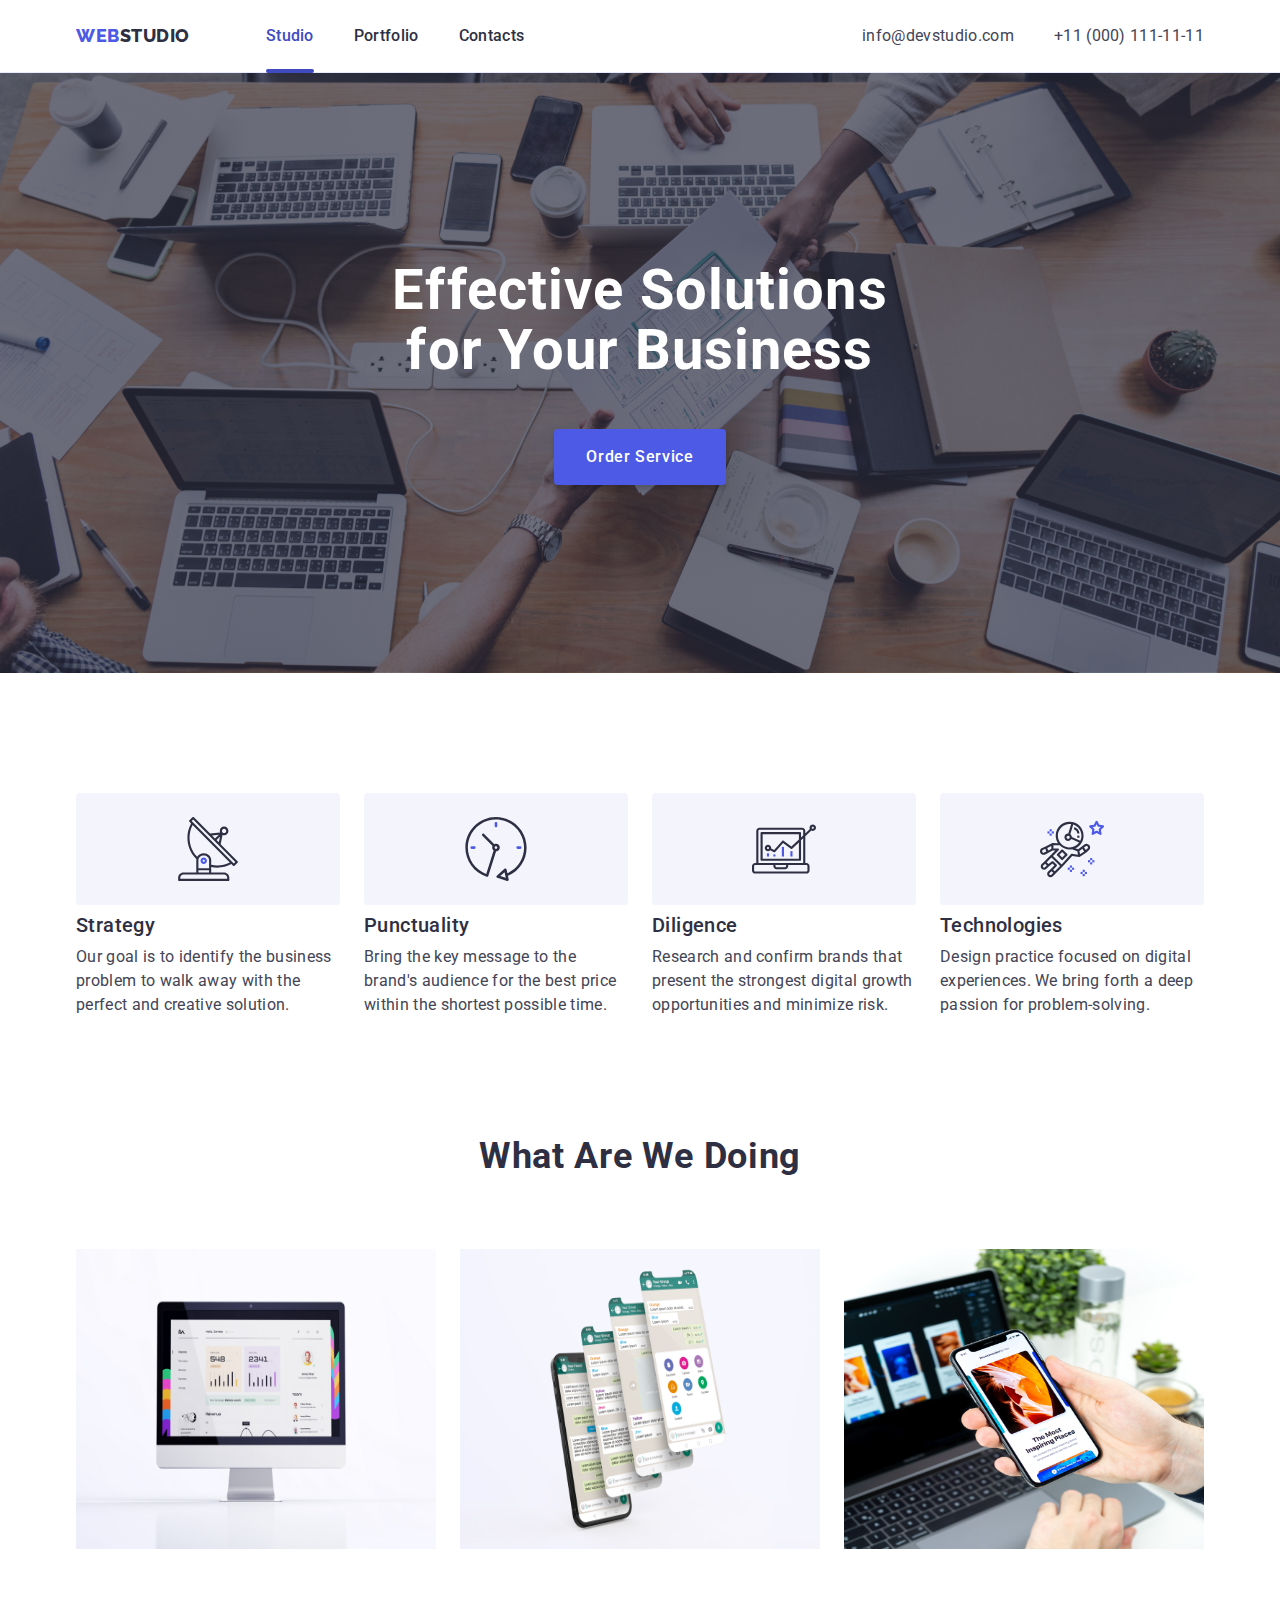
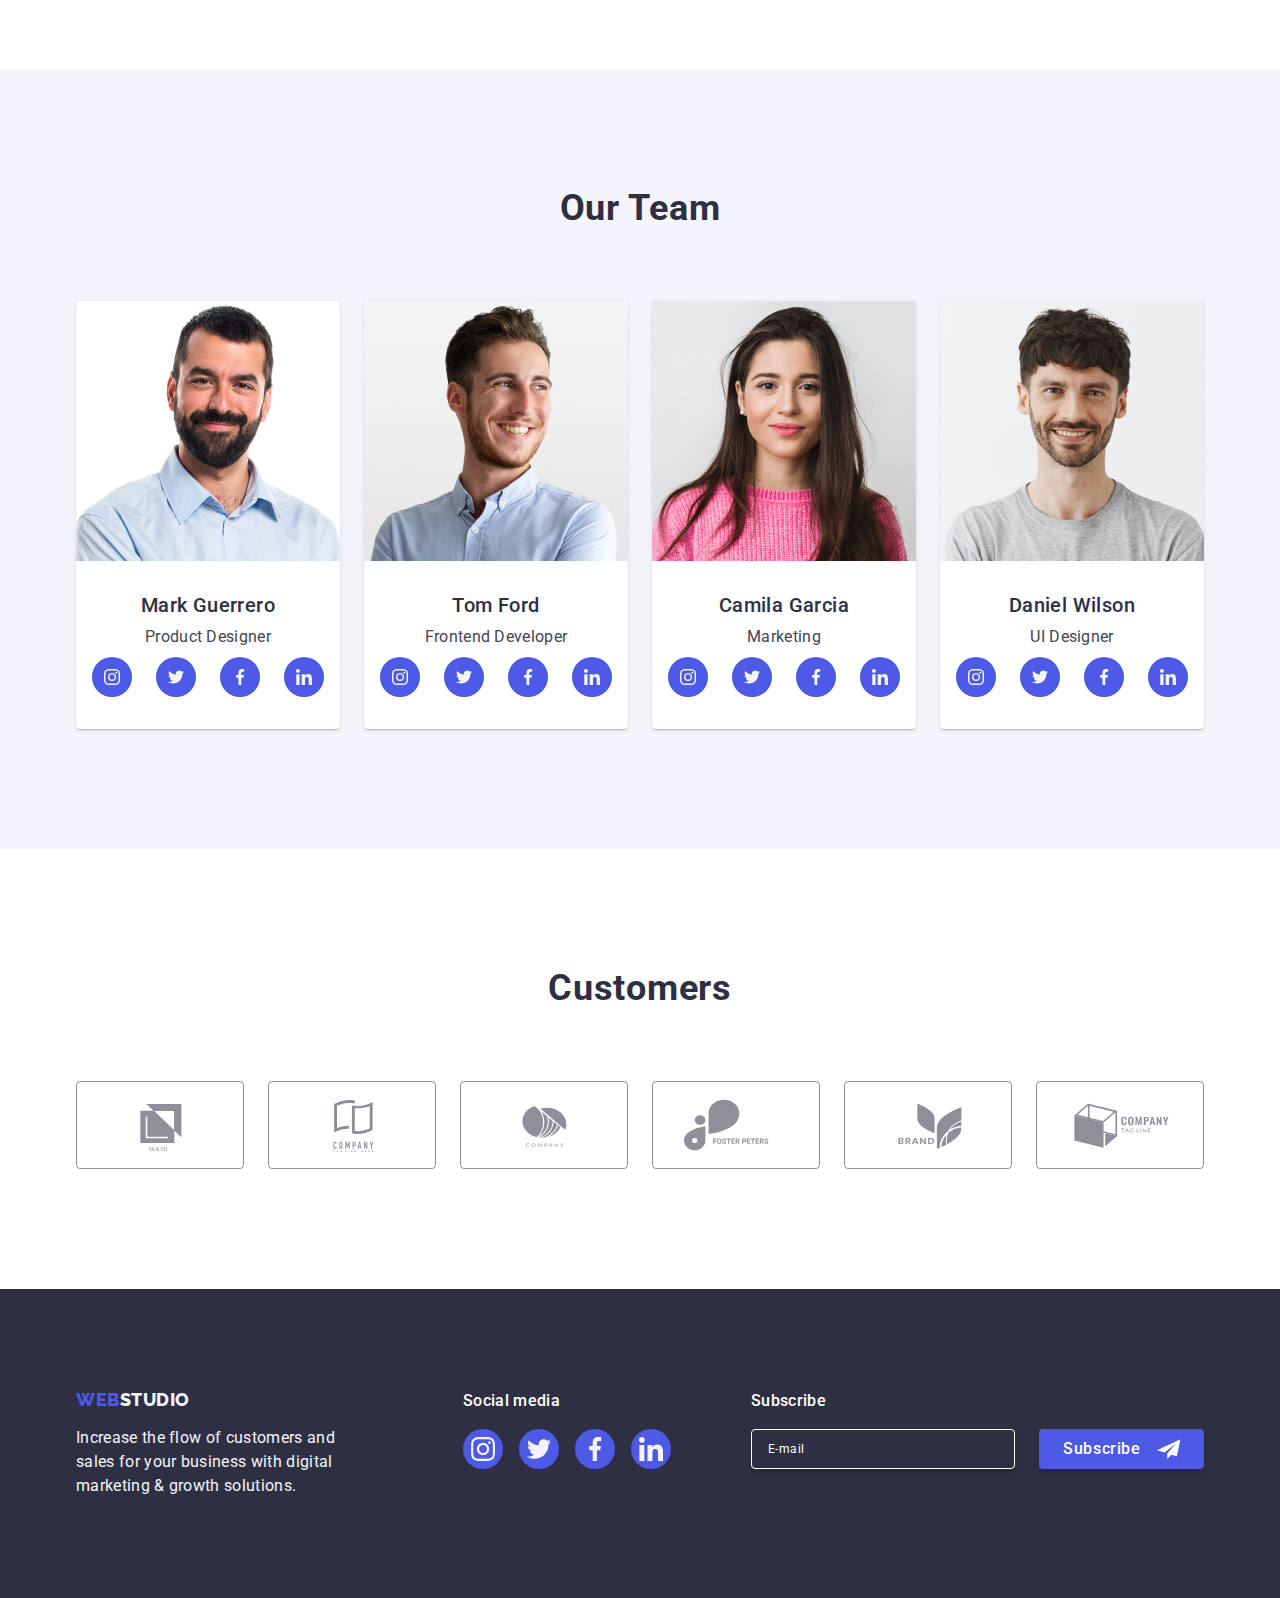
<file: index.html>
<!DOCTYPE html>
<html lang="en">
  <head>
    <meta charset="UTF-8" />
    <meta name="viewport" content="width=device-width, initial-scale=1.0" />
    <title>WebStudio</title>
    <link
      rel="stylesheet"
      href="https://cdnjs.cloudflare.com/ajax/libs/modern-normalize/2.0.0/modern-normalize.min.css"
      integrity="sha512-4xo8blKMVCiXpTaLzQSLSw3KFOVPWhm/TRtuPVc4WG6kUgjH6J03IBuG7JZPkcWMxJ5huwaBpOpnwYElP/m6wg=="
      crossorigin="anonymous"
      referrerpolicy="no-referrer"
    />
    <link
      href="https://cdn.jsdelivr.net/npm/modern-normalize@2.0.0/modern-normalize.min.css"
      rel="stylesheet"
    />
    <link rel="stylesheet" href="./css/styles.css" />
    <link rel="preconnect" href="https://fonts.googleapis.com" />
    <link rel="preconnect" href="https://fonts.gstatic.com" crossorigin />
    <link
      href="https://fonts.googleapis.com/css2?family=Raleway:wght@800&family=Roboto:wght@400;500;700&display=swap"
      rel="stylesheet"
    />
  </head>
  <body>
    <!-- Header -->
    <header class="page-header">
      <div class="page-header-container container">
        <nav class="navigation">
          <a class="logo link" href="./index.html"
            >Web<span class="logo-style">Studio</span>
          </a>
          <ul class="nav-menu list">
            <li class="nav-menu-item">
              <a class="nav-link link current" href="./index.html">Studio</a>
            </li>
            <li class="nav-menu-item">
              <a class="nav-link link" href="./portfolio.html">Portfolio</a>
            </li>
            <li class="nav-menu-item">
              <a class="nav-link link" href="">Contacts</a>
            </li>
          </ul>
        </nav>

        <address class="contacts">
          <ul class="contact-list list">
            <li class="contact-list-item">
              <a class="contact-link link" href="mailto:info@devstudio.com"
                >info@devstudio.com</a
              >
            </li>
            <li class="contact-list-item">
              <a class="contact-link link" href="tel:+110001111111"
                >+11 (000) 111-11-11</a
              >
            </li>
          </ul>
        </address>
      </div>
    </header>

    <main>
      <section class="start-screen">
        <div class="start-screen-container container">
          <h1 class="hero-text">
            Effective Solutions <br />
            for Your Business
          </h1>
          <button class="start-screen-button" type="button" data-modal-open>
            Order Service
          </button>
        </div>
      </section>

      <section class="features">
        <div class="feature-container container">
          <h2 class="visually-hidden">Features</h2>
          <ul class="feature-list list">
            <li class="feature-list-item">
              <div class="feature-icon-wrapper">
                <svg
                  class="icon"
                  width="64"
                  height="64"
                  aria-label="antenna icon"
                >
                  <use href="./images/icons.svg#icon-antenna"></use>
                </svg>
              </div>
              <h3 class="feature-headline">Strategy</h3>
              <p class="feature-text">
                Our goal is to identify the business problem to walk away with
                the perfect and creative solution.
              </p>
            </li>
            <li class="feature-list-item">
              <div class="feature-icon-wrapper">
                <svg
                  class="icon"
                  width="64"
                  height="64"
                  aria-label="clock icon"
                >
                  <use href="./images/icons.svg#icon-clock"></use>
                </svg>
              </div>
              <h3 class="feature-headline">Punctuality</h3>
              <p class="feature-text">
                Bring the key message to the brand's audience for the best price
                within the shortest possible time.
              </p>
            </li>
            <li class="feature-list-item">
              <div class="feature-icon-wrapper">
                <svg
                  class="icon"
                  width="64"
                  height="64"
                  aria-label="diagram icon"
                >
                  <use href="./images/icons.svg#icon-diagram"></use>
                </svg>
              </div>
              <h3 class="feature-headline">Diligence</h3>
              <p class="feature-text">
                Research and confirm brands that present the strongest digital
                growth opportunities and minimize risk.
              </p>
            </li>
            <li class="feature-list-item">
              <div class="feature-icon-wrapper">
                <svg
                  class="icon"
                  width="64"
                  height="64"
                  aria-label="astronaut icon"
                >
                  <use href="./images/icons.svg#icon-astronaut"></use>
                </svg>
              </div>
              <h3 class="feature-headline">Technologies</h3>
              <p class="feature-text">
                Design practice focused on digital experiences. We bring forth a
                deep passion for problem-solving.
              </p>
            </li>
          </ul>
        </div>
      </section>

      <section class="what-we-do">
        <div class="what-we-do-container container">
          <h2 class="section-headline">What are we doing</h2>

          <ul class="what-we-do-list list">
            <li class="what-we-do-list-item">
              <img
                src="./images/what-we-do/desctop.jpg"
                alt="desctop"
                width="360"
                height="300"
              />
            </li>
            <li class="what-we-do-list-item">
              <img
                src="./images/what-we-do/mobile-1.jpg"
                alt="mobile messenger"
                width="360"
                height="300"
              />
            </li>
            <li class="what-we-do-list-item">
              <img
                src="./images/what-we-do/mobile-2.jpg"
                alt="mobile application"
                width="360"
                height="300"
              />
            </li>
          </ul>
        </div>
      </section>

      <section class="our-team">
        <div class="our-team-container container">
          <h2 class="section-headline">Our Team</h2>

          <!-- Member list -->
          <ul class="our-team-list list">
            <!-- member 1 -->
            <li class="team-card">
              <img
                src="./images/our-team/Mark.jpg"
                alt="Mark Guerrero"
                width="264"
                height="260"
              />
              <div class="member">
                <h3 class="member-name">Mark Guerrero</h3>
                <p class="member-description">Product Designer</p>
                <ul class="member-contacts-list list">
                  <li class="member-contact-item">
                    <a href="" class="social-contact-link">
                      <svg
                        class="contact-icon"
                        width="16"
                        height="16"
                        aria-label="instagram icon"
                      >
                        <use href="./images/icons.svg#icon-instagram"></use>
                      </svg>
                    </a>
                  </li>
                  <li class="member-contact-item">
                    <a href="" class="social-contact-link">
                      <svg
                        class="contact-icon"
                        width="16"
                        height="16"
                        aria-label="twitter icon"
                      >
                        <use href="./images/icons.svg#icon-twitter"></use>
                      </svg>
                    </a>
                  </li>
                  <li class="member-contact-item">
                    <a href="" class="social-contact-link">
                      <svg
                        class="contact-icon"
                        width="16"
                        height="16"
                        aria-label="facebook icon"
                      >
                        <use href="./images/icons.svg#icon-facebook"></use>
                      </svg>
                    </a>
                  </li>
                  <li class="member-contact-item">
                    <a href="" class="social-contact-link">
                      <svg
                        class="contact-icon"
                        width="16"
                        height="16"
                        aria-label="linkedin icon"
                      >
                        <use href="./images/icons.svg#icon-linkedin"></use>
                      </svg>
                    </a>
                  </li>
                </ul>
              </div>
            </li>

            <!-- member 2 -->
            <li class="team-card">
              <img
                src="./images/our-team/Tom.jpg"
                alt="Tom Ford"
                width="264"
                height="260"
              />
              <div class="member">
                <h3 class="member-name">Tom Ford</h3>
                <p class="member-description">Frontend Developer</p>
                <ul class="member-contacts-list list">
                  <li class="member-contact-item">
                    <a href="" class="social-contact-link">
                      <svg
                        class="contact-icon"
                        width="16"
                        height="16"
                        aria-label="instagram icon"
                      >
                        <use href="./images/icons.svg#icon-instagram"></use>
                      </svg>
                    </a>
                  </li>
                  <li class="member-contact-item">
                    <a href="" class="social-contact-link">
                      <svg
                        class="contact-icon"
                        width="16"
                        height="16"
                        aria-label="twitter icon"
                      >
                        <use href="./images/icons.svg#icon-twitter"></use>
                      </svg>
                    </a>
                  </li>
                  <li class="member-contact-item">
                    <a href="" class="social-contact-link">
                      <svg
                        class="contact-icon"
                        width="16"
                        height="16"
                        aria-label="facebook icon"
                      >
                        <use href="./images/icons.svg#icon-facebook"></use>
                      </svg>
                    </a>
                  </li>
                  <li class="member-contact-item">
                    <a href="" class="social-contact-link">
                      <svg
                        class="contact-icon"
                        width="16"
                        height="16"
                        aria-label="linkedin icon"
                      >
                        <use href="./images/icons.svg#icon-linkedin"></use>
                      </svg>
                    </a>
                  </li>
                </ul>
              </div>
            </li>

            <!-- member 3 -->
            <li class="team-card">
              <img
                src="./images/our-team/Camila.jpg"
                alt="Camila Garcia"
                width="264"
                height="260"
              />
              <div class="member">
                <h3 class="member-name">Camila Garcia</h3>
                <p class="member-description">Marketing</p>
                <ul class="member-contacts-list list">
                  <li class="member-contact-item">
                    <a href="" class="social-contact-link">
                      <svg
                        class="contact-icon"
                        width="16"
                        height="16"
                        aria-label="instagram icon"
                      >
                        <use href="./images/icons.svg#icon-instagram"></use>
                      </svg>
                    </a>
                  </li>
                  <li class="member-contact-item">
                    <a href="" class="social-contact-link">
                      <svg
                        class="contact-icon"
                        width="16"
                        height="16"
                        aria-label="twitter icon"
                      >
                        <use href="./images/icons.svg#icon-twitter"></use>
                      </svg>
                    </a>
                  </li>
                  <li class="member-contact-item">
                    <a href="" class="social-contact-link">
                      <svg
                        class="contact-icon"
                        width="16"
                        height="16"
                        aria-label="facebook icon"
                      >
                        <use href="./images/icons.svg#icon-facebook"></use>
                      </svg>
                    </a>
                  </li>
                  <li class="member-contact-item">
                    <a href="" class="social-contact-link">
                      <svg
                        class="contact-icon"
                        width="16"
                        height="16"
                        aria-label="linkedin icon"
                      >
                        <use href="./images/icons.svg#icon-linkedin"></use>
                      </svg>
                    </a>
                  </li>
                </ul>
              </div>
            </li>

            <!-- member 4 -->
            <li class="team-card">
              <img
                src="./images/our-team/Daniel.jpg"
                alt="Daniel Wilson"
                width="264"
                height="260"
              />
              <div class="member">
                <h3 class="member-name">Daniel Wilson</h3>
                <p class="member-description">UI Designer</p>
                <ul class="member-contacts-list list">
                  <li class="member-contact-item">
                    <a href="" class="social-contact-link">
                      <svg
                        class="contact-icon"
                        width="16"
                        height="16"
                        aria-label="instagram icon"
                      >
                        <use href="./images/icons.svg#icon-instagram"></use>
                      </svg>
                    </a>
                  </li>
                  <li class="member-contact-item">
                    <a href="" class="social-contact-link">
                      <svg
                        class="contact-icon"
                        width="16"
                        height="16"
                        aria-label="twitter icon"
                      >
                        <use href="./images/icons.svg#icon-twitter"></use>
                      </svg>
                    </a>
                  </li>
                  <li class="member-contact-item">
                    <a href="" class="social-contact-link">
                      <svg
                        class="contact-icon"
                        width="16"
                        height="16"
                        aria-label="facebook icon"
                      >
                        <use href="./images/icons.svg#icon-facebook"></use>
                      </svg>
                    </a>
                  </li>
                  <li class="member-contact-item">
                    <a href="" class="social-contact-link">
                      <svg
                        class="contact-icon"
                        width="16"
                        height="16"
                        aria-label="linkedin icon"
                      >
                        <use href="./images/icons.svg#icon-linkedin"></use>
                      </svg>
                    </a>
                  </li>
                </ul>
              </div>
            </li>
          </ul>
        </div>
      </section>

      <section class="customers">
        <div class="customers-container container">
          <h2 class="section-headline">Customers</h2>
          <ul class="customers-list list">
            <li class="customer-list-item">
              <a href="" class="customer-link">
                <svg
                  class="customer-icon"
                  width="104"
                  height="56"
                  aria-label="customer-1 icon"
                >
                  <use href="./images/icons.svg#icon-client-1"></use>
                </svg>
              </a>
            </li>
            <li class="customer-list-item">
              <a href="" class="customer-link">
                <svg
                  class="customer-icon"
                  width="104"
                  height="56"
                  aria-label="customer-2 icon"
                >
                  <use href="./images/icons.svg#icon-client-2"></use>
                </svg>
              </a>
            </li>
            <li class="customer-list-item">
              <a href="" class="customer-link">
                <svg
                  class="customer-icon"
                  width="104"
                  height="56"
                  aria-label="customer-3 icon"
                >
                  <use href="./images/icons.svg#icon-client-3"></use>
                </svg>
              </a>
            </li>
            <li class="customer-list-item">
              <a href="" class="customer-link">
                <svg
                  class="customer-icon"
                  width="104"
                  height="56"
                  aria-label="customer-4 icon"
                >
                  <use href="./images/icons.svg#icon-client-4"></use>
                </svg>
              </a>
            </li>
            <li class="customer-list-item">
              <a href="" class="customer-link">
                <svg
                  class="customer-icon"
                  width="104"
                  height="56"
                  aria-label="customer-5 icon"
                >
                  <use href="./images/icons.svg#icon-client-5"></use>
                </svg>
              </a>
            </li>
            <li class="customer-list-item">
              <a href="" class="customer-link">
                <svg
                  class="customer-icon"
                  width="104"
                  height="56"
                  aria-label="customer-6 icon"
                >
                  <use href="./images/icons.svg#icon-client-6"></use>
                </svg>
              </a>
            </li>
          </ul>
        </div>
      </section>
    </main>

    <footer class="page-footer">
      <div class="footer-container container">
        <div class="footer-logo-text">
          <a class="footer-logo link" href="./index.html"
            >Web<span class="footer-logo-style">Studio</span></a
          >
          <p class="footer-text">
            Increase the flow of customers and sales for your business with
            digital marketing & growth solutions.
          </p>
        </div>

        <div class="footer-block-social">
          <p class="footer-block-header">Social media</p>
          <ul class="footer-contacts-list list">
            <li class="footer-contact-item">
              <a href="" class="social-contact-link">
                <svg
                  class="contact-icon"
                  width="24"
                  height="24"
                  aria-label="instagram icon"
                >
                  <use href="./images/icons.svg#icon-instagram"></use>
                </svg>
              </a>
            </li>
            <li class="footer-contact-item">
              <a href="" class="social-contact-link">
                <svg
                  class="contact-icon"
                  width="24"
                  height="24"
                  aria-label="twitter icon"
                >
                  <use href="./images/icons.svg#icon-twitter"></use>
                </svg>
              </a>
            </li>
            <li class="footer-contact-item">
              <a href="" class="social-contact-link">
                <svg
                  class="contact-icon"
                  width="24"
                  height="24"
                  aria-label="facebook icon"
                >
                  <use href="./images/icons.svg#icon-facebook"></use>
                </svg>
              </a>
            </li>
            <li class="footer-contact-item">
              <a href="" class="social-contact-link">
                <svg
                  class="contact-icon"
                  width="24"
                  height="24"
                  aria-label="linkedin icon"
                >
                  <use href="./images/icons.svg#icon-linkedin"></use>
                </svg>
              </a>
            </li>
          </ul>
        </div>

        <div class="footer-subscription-form-container">
          <p class="footer-block-header">Subscribe</p>

          <form class="footer-subscription-form">
            <label class="footer-input-label">
              <input
                type="email"
                class="footer-email-input"
                name="email"
                placeholder="E-mail"
              />
            </label>

            <button type="submit" class="subscribe-btn">
              Subscribe
              <svg
                class="subsccribe-btn-icon"
                width="24"
                height="24"
                aria-label="subscribe button icon"
              >
                <use href="/images/icons.svg#icon-subscribe"></use>
              </svg>
            </button>
          </form>
        </div>
      </div>
    </footer>

    <div class="backdrop is-hidden" data-modal>
      <div class="modal">
        <button type="button" class="close-button" data-modal-close>
          <svg class="close-button-icon" width="8" height="8">
            <use href="./images/icons.svg#icon-close"></use>
          </svg>
        </button>

        <p class="modal-description">
          Leave your contacts and we will call you back
        </p>

        <form class="user-feedback-form">
          <!-- User name -->
          <div class="input-label-wrapper">
            <label for="user-name" class="modal-input-label">Name</label>

            <div class="input-wrapper">
              <input
                type="text"
                class="modal-input"
                name="user-name"
                id="user-name"
                title="Name"
                pattern="[a-zA-Zа-яА-ЯіІїЇєЄґҐ]"
                required
                autofocus
              />
              <svg
                class="modal-input-icon"
                width="18"
                height="24"
                aria-label="modal submit icon"
              >
                <use href="./images/icons.svg#icon-person"></use>
              </svg>
            </div>
          </div>

          <!-- User phone -->
          <div class="input-label-wrapper">
            <label for="user-phone" class="modal-input-label">Phone</label>

            <div class="input-wrapper">
              <input
                type="tel"
                class="modal-input"
                name="user-phone"
                id="user-phone"
                required
              />
              <svg class="modal-input-icon" width="18" height="24">
                <use href="./images/icons.svg#icon-phone"></use>
              </svg>
            </div>
          </div>

          <!-- User email -->
          <div class="input-label-wrapper">
            <label class="modal-input-label">Email</label>

            <div class="input-wrapper">
              <input
                type="email"
                class="modal-input"
                name="user-email"
                id="user-email"
                required
              />
              <svg class="modal-input-icon" width="18" height="24">
                <use href="./images/icons.svg#icon-email"></use>
              </svg>
            </div>
          </div>

          <!-- User comment -->
          <div class="input-label-wrapper">
            <label for="user-comment" class="modal-input-label">
              Comment
            </label>
            <textarea
              class="modal-input textarea"
              name="user-comment"
              id="user-comment"
              placeholder="Text input"
            >
            </textarea>
          </div>

          <!-- Checkbox -->
          <div class="checkbox-container">
            <input
              type="checkbox"
              class="modal-checkbox visually-hidden"
              name="user-privacy"
              id="user-privacy"
              value="true"
              checked
            />

            <label for="user-privacy" class="modal-checkbox-label">
              <span class="custom-checkbox-wrapper">
                <svg class="custom-checkbox" width="10" height="8">
                  <use href="./images/icons.svg#icon-checkmark"></use>
                </svg>
              </span>
              I accept the terms and conditions of the&nbsp;
              <a href="" class="privacy-policy-link">Privacy Policy</a>
            </label>
          </div>

          <button type="submit" class="modal-submit-btn">Send</button>
        </form>
      </div>
    </div>

    <script src="./js/modal.js"></script>
  </body>
</html>
</file>
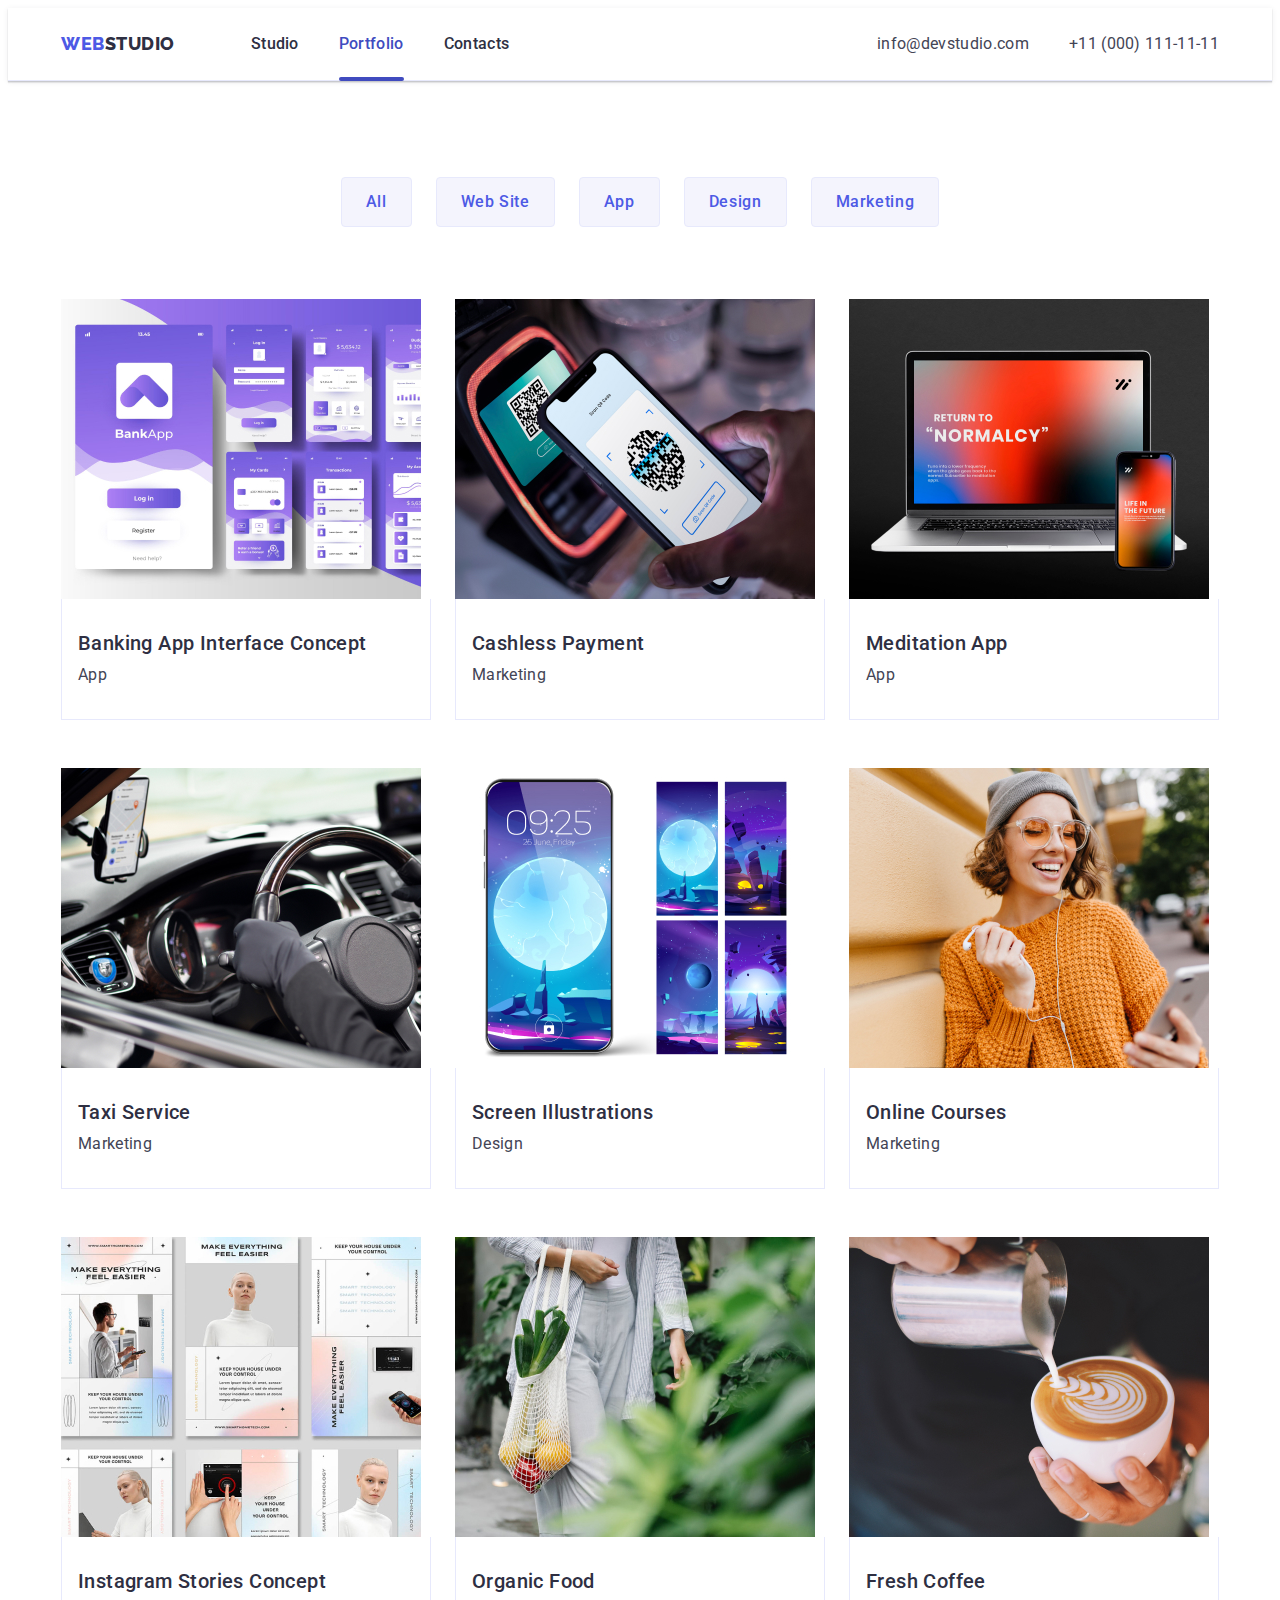
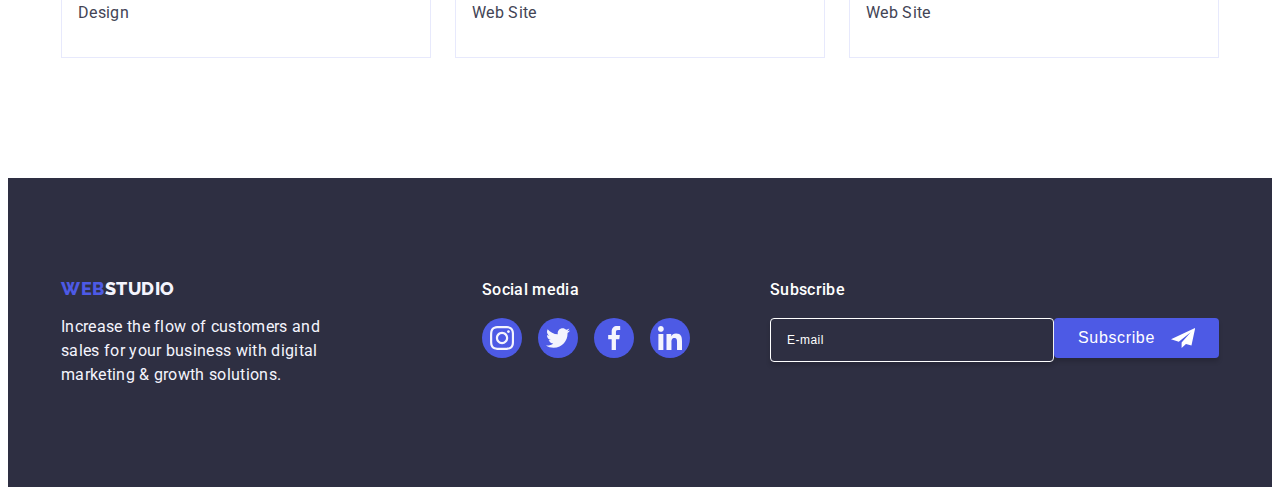
<file: portfolio.html>
<!DOCTYPE html>
<html lang="en">
  <head>
    <meta charset="UTF-8" />
    <meta name="viewport" content="width=device-width, initial-scale=1.0" />
    <title>Portfolio</title>
    <link
      rel="stylesheet"
      href="https://cdnjs.cloudflare.com/ajax/libs/modern-normalize/2.0.0/modern-normalize.min.css"
      integrity="sha512-4xo8blKMVCiXpTaLzQSLSw3KFOVPWhm/TRtuPVc4WG6kUgjH6J03IBuG7JZPkcWMxJ5huwaBpOpnwYElP/m6wg=="
      crossorigin="anonymous"
      referrerpolicy="no-referrer"
    />
    <link rel="stylesheet" href="./css/styles.css" />
    <link rel="preconnect" href="https://fonts.googleapis.com" />
    <link rel="preconnect" href="https://fonts.gstatic.com" crossorigin />
    <link
      href="https://fonts.googleapis.com/css2?family=Raleway:wght@800&family=Roboto:wght@400;500;700&display=swap"
      rel="stylesheet"
    />
  </head>
  <body>
    <!-- Header -->
    <header class="page-header">
      <div class="page-header-container container">
        <nav class="navigation">
          <a class="logo link" href="./index.html"
            >Web<span class="logo-style">Studio</span>
          </a>
          <ul class="nav-menu list">
            <li class="nav-menu-item">
              <a class="nav-link link" href="./index.html">Studio</a>
            </li>
            <li class="nav-menu-item">
              <a class="nav-link link current" href="./portfolio.html"
                >Portfolio</a
              >
            </li>
            <li class="nav-menu-item">
              <a class="nav-link link" href="">Contacts</a>
            </li>
          </ul>
        </nav>

        <address class="contacts">
          <ul class="contact-list list">
            <li class="contact-list-item">
              <a class="contact-link link" href="mailto:info@devstudio.com"
                >info@devstudio.com</a
              >
            </li>
            <li class="contact-list-item">
              <a class="contact-link link" href="tel:+110001111111"
                >+11 (000) 111-11-11</a
              >
            </li>
          </ul>
        </address>
      </div>
    </header>

    <main>
      <section class="project-cards">
        <div class="project-cards-container container">
          <!-- Filter -->
          <h1 class="visually-hidden">portfolio</h1>
          <ul class="filter-button-list list">
            <li class="filter-list-item">
              <button class="filter-button" type="button">All</button>
            </li>
            <li class="filter-list-item">
              <button class="filter-button" type="button">Web Site</button>
            </li>
            <li class="filter-list-item">
              <button class="filter-button" type="button">App</button>
            </li>
            <li class="filter-list-item">
              <button class="filter-button" type="button">Design</button>
            </li>
            <li class="filter-list-item">
              <button class="filter-button" type="button">Marketing</button>
            </li>
          </ul>

          <!-- Project cards -->
          <ul class="project-cards-list list">
            <li class="project-card-item">
              <a class="project-card-link link" href="">
                <div class="card-img-wrapper">
                  <img
                    src="./images/projects/banking-app.jpg"
                    alt="Banking App"
                    width="360"
                    height="300"
                  />
                  <p class="overlay">
                    14 Stylish and User-Friendly App Design Concepts · Task
                    Manager App · Calorie Tracker App · Exotic Fruit Ecommerce
                    App · Cloud Storage App
                  </p>
                </div>
                <div class="card-description-container">
                  <h2 class="card-header">Banking App Interface Concept</h2>
                  <p class="card-description">App</p>
                </div>
              </a>
            </li>

            <li class="project-card-item">
              <a class="project-card-link link" href="">
                <div class="card-img-wrapper">
                  <img
                    src="./images/projects/cashless.jpg"
                    alt="Cashless Payment"
                    width="360"
                    height="300"
                  />
                  <p class="overlay">
                    14 Stylish and User-Friendly App Design Concepts · Task
                    Manager App · Calorie Tracker App · Exotic Fruit Ecommerce
                    App · Cloud Storage App
                  </p>
                </div>
                <div class="card-description-container">
                  <h2 class="card-header">Cashless Payment</h2>
                  <p class="card-description">Marketing</p>
                </div>
              </a>
            </li>

            <li class="project-card-item">
              <a class="project-card-link link" href="">
                <div class="card-img-wrapper">
                  <img
                    src="./images/projects/meditation.jpg"
                    alt="Meditation App"
                    width="360"
                    height="300"
                  />
                  <p class="overlay">
                    14 Stylish and User-Friendly App Design Concepts · Task
                    Manager App · Calorie Tracker App · Exotic Fruit Ecommerce
                    App · Cloud Storage App
                  </p>
                </div>
                <div class="card-description-container">
                  <h2 class="card-header">Meditation App</h2>
                  <p class="card-description">App</p>
                </div>
              </a>
            </li>

            <li class="project-card-item">
              <a class="project-card-link link" href="">
                <div class="card-img-wrapper">
                  <img
                    src="./images/projects/taxi.jpg"
                    alt="Taxi Service"
                    width="360"
                    height="300"
                  />
                  <p class="overlay">
                    14 Stylish and User-Friendly App Design Concepts · Task
                    Manager App · Calorie Tracker App · Exotic Fruit Ecommerce
                    App · Cloud Storage App
                  </p>
                </div>
                <div class="card-description-container">
                  <h2 class="card-header">Taxi Service</h2>
                  <p class="card-description">Marketing</p>
                </div>
              </a>
            </li>

            <li class="project-card-item">
              <a class="project-card-link link" href="">
                <div class="card-img-wrapper">
                  <img
                    src="./images/projects/screen.jpg"
                    alt="Screen Illustrations"
                    width="360"
                    height="300"
                  />
                  <p class="overlay">
                    14 Stylish and User-Friendly App Design Concepts · Task
                    Manager App · Calorie Tracker App · Exotic Fruit Ecommerce
                    App · Cloud Storage App
                  </p>
                </div>
                <div class="card-description-container">
                  <h2 class="card-header">Screen Illustrations</h2>
                  <p class="card-description">Design</p>
                </div>
              </a>
            </li>

            <li class="project-card-item">
              <a class="project-card-link link" href="">
                <div class="card-img-wrapper">
                  <img
                    src="./images/projects/courses.jpg"
                    alt="Online Courses"
                    width="360"
                    height="300"
                  />
                  <p class="overlay">
                    14 Stylish and User-Friendly App Design Concepts · Task
                    Manager App · Calorie Tracker App · Exotic Fruit Ecommerce
                    App · Cloud Storage App
                  </p>
                </div>
                <div class="card-description-container">
                  <h2 class="card-header">Online Courses</h2>
                  <p class="card-description">Marketing</p>
                </div>
              </a>
            </li>

            <li class="project-card-item">
              <a class="project-card-link link" href="">
                <div class="card-img-wrapper">
                  <img
                    src="./images/projects/instagram.jpg"
                    alt="Instagram Stories"
                    width="360"
                    height="300"
                  />
                  <p class="overlay">
                    14 Stylish and User-Friendly App Design Concepts · Task
                    Manager App · Calorie Tracker App · Exotic Fruit Ecommerce
                    App · Cloud Storage App
                  </p>
                </div>
                <div class="card-description-container">
                  <h2 class="card-header">Instagram Stories Concept</h2>
                  <p class="card-description">Design</p>
                </div>
              </a>
            </li>

            <li class="project-card-item">
              <a class="project-card-link link" href="">
                <div class="card-img-wrapper">
                  <img
                    src="./images/projects/organic-food.jpg"
                    alt="Organic Food"
                    width="360"
                    height="300"
                  />
                  <p class="overlay">
                    14 Stylish and User-Friendly App Design Concepts · Task
                    Manager App · Calorie Tracker App · Exotic Fruit Ecommerce
                    App · Cloud Storage App
                  </p>
                </div>
                <div class="card-description-container">
                  <h2 class="card-header">Organic Food</h2>
                  <p class="card-description">Web Site</p>
                </div>
              </a>
            </li>

            <li class="project-card-item">
              <a class="project-card-link link" href="">
                <div class="card-img-wrapper">
                  <img
                    src="./images/projects/coffee.jpg"
                    alt="Fresh Coffee"
                    width="360"
                    height="300"
                  />
                  <p class="overlay">
                    14 Stylish and User-Friendly App Design Concepts · Task
                    Manager App · Calorie Tracker App · Exotic Fruit Ecommerce
                    App · Cloud Storage App
                  </p>
                </div>
                <div class="card-description-container">
                  <h2 class="card-header">Fresh Coffee</h2>
                  <p class="card-description">Web Site</p>
                </div>
              </a>
            </li>
          </ul>
        </div>
      </section>
    </main>

    <!-- Footer -->
    <footer class="page-footer">
      <div class="footer-container container">
        <div class="footer-logo-text">
          <a class="footer-logo link" href="./index.html"
            >Web<span class="footer-logo-style">Studio</span></a
          >
          <p class="footer-text">
            Increase the flow of customers and sales for your business with
            digital marketing & growth solutions.
          </p>
        </div>

        <div class="footer-block-social">
          <p class="footer-block-header">Social media</p>
          <ul class="footer-contacts-list list">
            <li class="footer-contact-item">
              <a href="" class="social-contact-link">
                <svg
                  class="contact-icon"
                  width="24"
                  height="24"
                  aria-label="instagram icon"
                >
                  <use href="./images/icons.svg#icon-instagram"></use>
                </svg>
              </a>
            </li>
            <li class="footer-contact-item">
              <a href="" class="social-contact-link">
                <svg
                  class="contact-icon"
                  width="24"
                  height="24"
                  aria-label="twitter icon"
                >
                  <use href="./images/icons.svg#icon-twitter"></use>
                </svg>
              </a>
            </li>
            <li class="footer-contact-item">
              <a href="" class="social-contact-link">
                <svg
                  class="contact-icon"
                  width="24"
                  height="24"
                  aria-label="facebook icon"
                >
                  <use href="./images/icons.svg#icon-facebook"></use>
                </svg>
              </a>
            </li>
            <li class="footer-contact-item">
              <a href="" class="social-contact-link">
                <svg
                  class="contact-icon"
                  width="24"
                  height="24"
                  aria-label="linkedin icon"
                >
                  <use href="./images/icons.svg#icon-linkedin"></use>
                </svg>
              </a>
            </li>
          </ul>
        </div>

        <div class="footer-subscription-form-container">
          <p class="footer-block-header">Subscribe</p>

          <form class="footer-subscription-form">
            <div class="footer-block-subscription">
              <div class="footer-input">
                <input
                  type="email"
                  class="footer-email-input"
                  name="email"
                  placeholder="E-mail"
                />

                <button type="submit" class="subscribe-btn">
                  Subscribe
                  <svg
                    class="subsccribe-btn-icon"
                    width="24"
                    height="24"
                    aria-label="subscribe button icon"
                  >
                    <use href="/images/icons.svg#icon-subscribe"></use>
                  </svg>
                </button>
              </div>
            </div>
          </form>
        </div>
      </div>
    </footer>
  </body>
</html>
</file>
<file: css/styles.css>
/* ========== Variables ========== */

:root {
  --transition-duration-time-function: 250ms cubic-bezier(0.4, 0, 0.2, 1);
  --logo-font-family: 'Raleway', sans-serif;
  --main-font-family: 'Roboto', sans-serif;
  --iris: #4d5ae5;
  --pressed-state-color: #404bbf;
  --navyblue: #2e2f42;
  --success-message-color: #31d0aa;
  --slate: #434455;
  --lightslate: #8e8f99;
  --cornflower: #e7e9fc;
  --cloud: #f4f4fd;
  --navyblue-modal: rgba(46, 47, 66, 0.4);
  --hero-background-color: rgba(46, 47, 66, 0.7);
  --white: #ffffff;
  --dairy: #fcfcfc;
}

/* ========== Variables ========== */

/* ========== General ========== */

body {
  background-color: var(--white);
  color: var(--slate);
  font-family: var(--main-font-family);
  font-size: 16px;
  line-height: 1.5;
  font-weight: 400;
  letter-spacing: 0.02em;
}

h1,
h2,
h3,
h4,
h5,
h6 {
  margin: 0;
}

p {
  margin: 0;
}

img {
  display: block;
}

.container {
  max-width: 1158px;
  padding-left: 15px;
  padding-right: 15px;
  margin-left: auto;
  margin-right: auto;
}

.visually-hidden {
  position: absolute;
  width: 1px;
  height: 1px;
  margin: -1px;
  border: 0;
  padding: 0;
  white-space: nowrap;
  clip-path: inset(100%);
  clip: rect(0 0 0 0);
  overflow: hidden;
}

.section-headline {
  color: var(--navyblue);
  font-size: 36px;
  font-weight: bold;
  line-height: 1.11;
  letter-spacing: 0.02em;
  text-transform: capitalize;
  text-align: center;
  margin-bottom: 72px;
}

.list {
  list-style: none;
  margin: 0;
  padding-left: 0;
}

.link {
  text-decoration: none;
}

.social-contact-link {
  display: flex;
  justify-content: center;
  align-items: center;
  width: 40px;
  height: 40px;
  background-color: var(--iris);
  border-radius: 50%;
  transition: background-color var(--transition-duration-time-function);
}

.contact-icon {
  fill: var(--cloud);
}

/* ========== General ========== */

/* ========== Header ========== */

.page-header {
  border-bottom: 1px solid var(--cornflower, #e7e9fc);
  box-shadow: 0px 2px 1px rgba(46, 47, 66, 0.08),
    0px 1px 1px rgba(46, 47, 66, 0.16), 0px 1px 6px rgba(46, 47, 66, 0.08);
}

.page-header-container {
  display: flex;
  flex-direction: row;
  justify-content: space-between;
  align-items: center;
}

.navigation {
  display: flex;
  flex-direction: row;
  align-items: center;
}

.nav-menu {
  display: flex;
  flex-direction: row;
  gap: 40px;
}

.logo {
  color: var(--iris);
  font-family: var(--logo-font-family);
  font-size: 18px;
  font-weight: 800;
  line-height: 1.17;
  letter-spacing: 0.54px;
  text-transform: uppercase;
  margin-right: 76px;
}

.logo-style {
  color: var(--navyblue);
}

.nav-link {
  position: relative;
  color: var(--navyblue, #2e2f42);
  font-size: 16px;
  display: block;
  font-weight: 500;
  line-height: 1.5;
  letter-spacing: 0.02em;
  padding-top: 24px;
  padding-bottom: 24px;
  transition: color var(--transition-duration-time-function);
}

.contacts {
  font-style: normal;
}

.contact-list {
  display: flex;
  flex-direction: row;
  gap: 40px;
}

.contact-link {
  color: var(--slate, #434455);
  transition: color var(--transition-duration-time-function);
}

.nav-link:hover,
.nav-link:focus,
.contact-link:hover,
.contact-link:focus {
  color: var(--pressed-state-color);
}

.current {
  color: var(--ocean, #404bbf);
}

.current::after {
  position: absolute;
  left: 0;
  bottom: -1px;
  display: block;
  width: 100%;
  height: 4px;
  background-color: var(--pressed-state-color);
  content: '';
  border-radius: 2px;
}

/* ========== Header ========== */

/* ========== Hero screen ========== */

.start-screen {
  max-width: 1440px;
  background-color: var(--navyblue, #2e2f42);
  background-image: linear-gradient(
      rgba(46, 47, 66, 0.7),
      rgba(46, 47, 66, 0.7)
    ),
    url(../images/hero-bg.jpg);
  background-size: cover;
  background-repeat: no-repeat;
  background-position: center center;
  padding-top: 188px;
  padding-bottom: 188px;
  margin: auto;
}

.start-screen-container {
  display: flex;
  flex-direction: column;
  justify-content: center;
  align-items: center;
}

.hero-text {
  max-width: 496px;
  color: var(--white);
  font-size: 56px;
  font-weight: bold;
  line-height: 1.07;
  letter-spacing: 0.02em;
  text-align: center;
}

.start-screen-button {
  min-width: 169px;
  height: 56px;
  border: none;
  border-radius: 4px;
  padding: 16px 32px;
  background-color: var(--iris);
  color: var(--white, #fff);
  line-height: 1.5;
  font-weight: 500;
  letter-spacing: 0.04em;
  cursor: pointer;
  margin-top: 48px;
  box-shadow: 0px 4px 4px 0px rgba(0, 0, 0, 0.15);
  transition: background-color var(--transition-duration-time-function);
}

.start-screen-button:hover,
.start-screen-button:focus {
  background-color: var(--pressed-state-color);
}

/* ========== Hero Screen ========== */

/* ========== Features ========== */

.features {
  padding-top: 120px;
  padding-bottom: 120px;
}

.feature-headline {
  color: var(--navyblue);
  font-size: 20px;
  font-weight: 500;
  line-height: 1.2;
  letter-spacing: 0.02em;
  text-transform: capitalize;
  margin-bottom: 8px;
}

.feature-list {
  display: flex;
  gap: 24px;
}

.feature-list-item {
  width: calc((100% - 24px * 3) / 4);
}

.feature-icon-wrapper {
  display: flex;
  justify-content: center;
  align-items: center;
  width: 264px;
  height: 112px;
  border-radius: 4px;
  background: var(--cloud, #f4f4fd);
  margin-bottom: 8px;
}

/* ========== Features ========== */

/* ========== What we do ========== */

.what-we-do {
  padding-bottom: 120px;
}

.what-we-do-list {
  display: flex;
  gap: 24px;
}

.what-we-do-list-item {
  width: calc((100% - 24px * 2) / 3);
}

/* ========== What we do ========== */

/* ========== Our team ========== */

.our-team {
  padding-top: 120px;
  padding-bottom: 120px;
  background-color: var(--cloud);
}

.our-team-list {
  display: flex;
  gap: 24px;
}

.team-card {
  width: calc((100% - 24px * 3) / 4);
  border-radius: 0px 0px 4px 4px;
  background-color: var(--white);
  box-shadow: 0px 2px 1px 0px rgba(46, 47, 66, 0.08),
    0px 1px 1px 0px rgba(46, 47, 66, 0.16),
    0px 1px 6px 0px rgba(46, 47, 66, 0.08);
}

.member {
  padding-top: 32px;
  padding-bottom: 32px;
}

.member-name {
  color: var(--navyblue, #2e2f42);
  font-size: 20px;
  font-weight: 500;
  line-height: 1.2;
  letter-spacing: 0.02em;
  margin-bottom: 8px;
  text-align: center;
}

.member-description {
  color: var(--slate);
  text-align: center;
  margin-bottom: 8px;
}

.member-contacts-list {
  display: flex;
  justify-content: center;
  align-items: center;
  gap: 24px;
}

.team-card .social-contact-link:hover,
.team-card .social-contact-link:focus {
  background-color: var(--pressed-state-color);
}

/* ========== Our team ========== */

/* ========== Customers ========== */

.customers {
  padding-top: 120px;
  padding-bottom: 120px;
}

.customers-list {
  display: flex;
  gap: 24px;
}

.customer-link {
  width: 168px;
  height: 88px;
  display: flex;
  justify-content: center;
  align-items: center;
  border: 1px solid var(--lightslate, #8e8f99);
  border-radius: 4px;
  color: var(--lightslate);
  transition: color var(--transition-duration-time-function),
    border-color var(--transition-duration-time-function);
}

.customer-icon {
  fill: currentColor;
}

.customer-link:hover,
.customer-link:focus {
  color: var(--pressed-state-color);
  border-color: var(--pressed-state-color);
}

/* ========== Customers ========== */

/* ========== Portfolio Page ========== */

/* ========== Filter buttons ========== */

.project-cards {
  padding-top: 96px;
  padding-bottom: 120px;
}

.project-cards-container {
  display: flex;
  flex-direction: column;
}

.filter-button-list {
  display: flex;
  justify-content: center;
  gap: 24px;
  margin-bottom: 72px;
}

.filter-button {
  font-family: var(--main-font-family);
  color: var(--iris, #4d5ae5);
  background-color: var(--cloud);
  font-size: 16px;
  font-weight: 500;
  line-height: 1.5;
  letter-spacing: 0.04em;
  cursor: pointer;
  padding: 12px 24px;
  border: 1px solid var(--cornflower);
  border-radius: 4px;
  transition: background-color var(--transition-duration-time-function),
    border-color var(--transition-duration-time-function),
    box-shadow var(--transition-duration-time-function),
    color var(--transition-duration-time-function);
}

.filter-button:hover,
.filter-button:focus {
  border-color: transparent;
  box-shadow: 0px 2px 2px 0px rgba(0, 0, 0, 0.12),
    0px 2px 1px 0px rgba(0, 0, 0, 0.08), 0px 3px 1px 0px rgba(0, 0, 0, 0.1);
  background-color: var(--pressed-state-color);
  color: var(--white, #fff);
}

/* ========== Filter buttons ========== */

/* ========== Project cards ========== */

.project-cards-list {
  display: flex;
  flex-wrap: wrap;
  row-gap: 48px;
  column-gap: 24px;
}

.project-card-item {
  background-color: var(--white);
  width: calc((100% - 24px * 2) / 3);
}

.project-card-link {
  display: block;
  transition: box-shadow var(--transition-duration-time-function);
}

.card-img-wrapper {
  position: relative;
  overflow: hidden;
}

.overlay {
  position: absolute;
  top: 0;
  left: 0;
  width: 100%;
  height: 100%;
  padding: 40px 32px;
  color: var(--cloud);
  background-color: var(--iris);
  transform: translateY(100%);
  transition: transform var(--transition-duration-time-function);
}

.card-description-container {
  padding: 32px 16px;
  border: 1px solid var(--cornflower);
  border-top: none;
}

.card-header {
  color: var(--navyblue, #2e2f42);
  font-size: 20px;
  font-weight: 500;
  line-height: 1.2;
  letter-spacing: 0.02em;
  text-align: left;
  margin-bottom: 8px;
}

.card-description {
  color: var(--slate);
  text-align: left;
}

.project-card-link:hover,
.project-card-link:focus {
  box-shadow: 0px 2px 1px 0px rgba(46, 47, 66, 0.08),
    0px 1px 1px 0px rgba(46, 47, 66, 0.16),
    0px 1px 6px 0px rgba(46, 47, 66, 0.08);
}

.project-card-link:hover .overlay,
.project-card-link:focus .overlay {
  transform: translateY(0);
}

/* ========== Project cards ========== */

/* ========== Portfolio Page ========== */

/* ========== Footer ========== */

.footer-container {
  display: flex;
  align-items: baseline;
  justify-content: space-between;
}

.page-footer {
  padding-top: 100px;
  padding-bottom: 100px;
  background-color: var(--navyblue);
}

.footer-logo-text {
  margin-right: auto;
}

.footer-logo {
  display: inline-block;
  margin-bottom: 16px;
  color: var(--iris);
  font-family: var(--logo-font-family);
  font-size: 18px;
  font-weight: 800;
  line-height: 1.17;
  letter-spacing: 0.54px;
  text-transform: uppercase;
}

.footer-logo-style {
  color: var(--cloud);
}

.footer-text {
  color: var(--cloud, #f4f4fd);
  width: 264px;
}

.footer-block-social {
  display: flex;
  flex-direction: column;
  margin-right: 80px;
}

.footer-block-header {
  font-size: 16px;
  font-weight: 500;
  line-height: 1.5;
  letter-spacing: 0.02em;
  color: var(--white, #fff);
  margin-bottom: 16px;
}

.footer-contacts-list {
  display: flex;
  justify-content: center;
  align-items: center;
  gap: 16px;
}

.footer-contacts-list .social-contact-link:hover,
.footer-contacts-list .social-contact-link:focus,
.subscribe-btn:hover,
.subscribe-btn:focus {
  background-color: var(--success-message-color);
}

.footer-subscription-form {
  display: flex;
  gap: 24px;
}

.footer-input {
  display: flex;
}

.footer-email-input {
  width: 264px;
  height: 40px;
  border-radius: 4px;
  border: 1px solid var(--white);
  background-color: transparent;
  box-shadow: 0px 4px 4px 0px rgba(0, 0, 0, 0.15);
  padding-left: 16px;
  font-size: 12px;
  line-height: 2;
  letter-spacing: 0.04em;
  color: var(--white);
}

.footer-email-input::placeholder {
  color: var(--white);
}

.subscribe-btn {
  display: flex;
  justify-content: center;
  align-items: center;

  width: 165px;
  height: 40px;
  padding: 8px 24px;
  border: none;
  border-radius: 4px;
  background-color: var(--iris);
  font-size: 16px;
  font-weight: 500;
  line-height: 1.5;
  letter-spacing: 0.64px;
  color: var(--white);
  box-shadow: 0px 4px 4px 0px rgba(0, 0, 0, 0.15);

  cursor: pointer;
  transition: background-color var(--transition-duration-time-function);
}

.subsccribe-btn-icon {
  margin-left: 16px;
  fill: currentColor;
}

/* ========== Footer ========== */

/* ========== Backdrop ========== */

.backdrop {
  position: fixed;
  top: 0;
  left: 0;
  z-index: 999;
  width: 100%;
  height: 100%;
  background-color: var(--navyblue-modal, rgba(46, 47, 66, 0.4));

  transition: opacity var(--transition-duration-time-function),
    visibility var(--transition-duration-time-function);
}

.is-hidden {
  opacity: 0;
  visibility: hidden;
  pointer-events: none;
}

/* ========== Modal window ========== */

.modal {
  position: absolute;

  width: 408px;
  min-height: 584px;
  padding: 72px 24px 24px 24px;
  top: 50%;
  left: 50%;
  background-color: var(--dairy);
  border-radius: 4px;
  box-shadow: 0px 2px 1px 0px rgba(0, 0, 0, 0.2),
    0px 1px 3px 0px rgba(0, 0, 0, 0.12), 0px 1px 1px 0px rgba(0, 0, 0, 0.14);
  transform: translate(-50%, -50%) scale(1);
  transition: transform var(--transition-duration-time-function);
}

.user-feedback-form {
  display: flex;
  flex-direction: column;
}

.modal-description {
  font-size: 16px;
  font-weight: 500;
  line-height: 1.5;
  letter-spacing: 0.32px;
  color: var(--navyblue);
  text-align: center;
  margin-bottom: 16px;
}

.input-label-wrapper {
  flex-direction: column;
  display: flex;
  width: 100%;
  margin-bottom: 8px;

  font-size: 12px;
  line-height: 1.17;
  letter-spacing: 0.04em;
  color: var(--lightslate);
}

.modal-input-label {
  display: block;
  margin-bottom: 4px;
  font-size: 12px;
  line-height: 1.17;
  letter-spacing: 0.04em;
  color: var(--lightslate);
}

.input-wrapper {
  position: relative;
}

.modal-input {
  width: 100%;
  height: 40px;
  padding-left: 38px;
  padding-top: 11px;
  padding-bottom: 11px;
  border-radius: 4px;
  border: 1px solid var(--navyblue-modal, rgba(46, 47, 66, 0.4));
  outline: transparent;
  background-color: transparent;
  transition: border-color var(--transition-duration-time-function);
}

.modal-input-icon {
  position: absolute;
  top: 50%;
  left: 16px;
  transform: translateY(-50%);
  fill: var(--navyblue);
  transition: fill var(--transition-duration-time-function);
}

.modal-input:focus {
  border-color: var(--iris);
  outline: transparent;
  outline-offset: 4px;
}

.modal-input:focus + .modal-input-icon {
  fill: var(--iris);
}

.textarea {
  height: 120px;
  resize: none;
  padding: 8px 16px;
}

.textarea::placeholder {
  font-size: 12px;
  line-height: 117%;
  letter-spacing: 0.48px;
  color: var(--navyblue-modal);
}

.modal-checkbox-label {
  display: block;
  align-items: center;
  margin-bottom: 24px;

  font-size: 12px;
  line-height: 117%;
  letter-spacing: 0.48px;
  color: var(--lightslate);
}

.custom-checkbox-wrapper {
  margin-right: 8px;
  width: 16px;
  height: 16px;
  border: 1px solid var(--navyblue-modal);
  border-radius: 2px;

  transition: background-color var(--transition-duration-time-function);
  display: inline-flex;
  align-items: center;
  justify-content: center;
  fill: transparent;
}

.modal-checkbox:checked + .modal-checkbox-label .custom-checkbox-wrapper {
  border: none;
  background-color: var(--pressed-state-color);
  fill: var(--cloud);
}

.privacy-policy-link {
  color: var(--iris);
}

.modal-submit-btn {
  align-self: center;
  width: 169px;
  height: 56px;
  padding: 16px 32px;

  border: none;
  border-radius: 4px;
  background: var(--iris, #4d5ae5);
  box-shadow: 0px 4px 4px 0px rgba(0, 0, 0, 0.15);

  color: var(--white);
  font-weight: 500;
  line-height: 150%;
  letter-spacing: 0.64px;

  transition: background-color var(--transition-duration-time-function);
}

.modal-submit-btn:hover,
.modal-submit-btn:focus {
  background-color: var(--pressed-state-color);
}

/* ========== Modal window ========== */

/* ========== Modal window close button ========== */

.close-button {
  display: flex;
  align-items: center;
  justify-content: center;
  position: absolute;
  top: 24px;
  right: 24px;
  width: 24px;
  height: 24px;
  border: 1px solid rgba(0, 0, 0, 0.1);
  background-color: var(--cornflower);
  border-radius: 50%;
  padding: 0;
  line-height: 0;
  cursor: pointer;
  transition: background-color var(--transition-duration-time-function),
    border var(--transition-duration-time-function);
}

.close-button-icon {
  fill: var(--navyblue);
  transition: fill var(--transition-duration-time-function);
}

.close-button:hover,
.close-button:focus {
  background-color: var(--pressed-state-color);
  border: none;
}

.close-button:hover .close-button-icon,
.close-button:focus .close-button-icon {
  fill: var(--white);
}

/* ========== Modal window close button ========== */

/* ========== Backdrop ========== */
</file>
